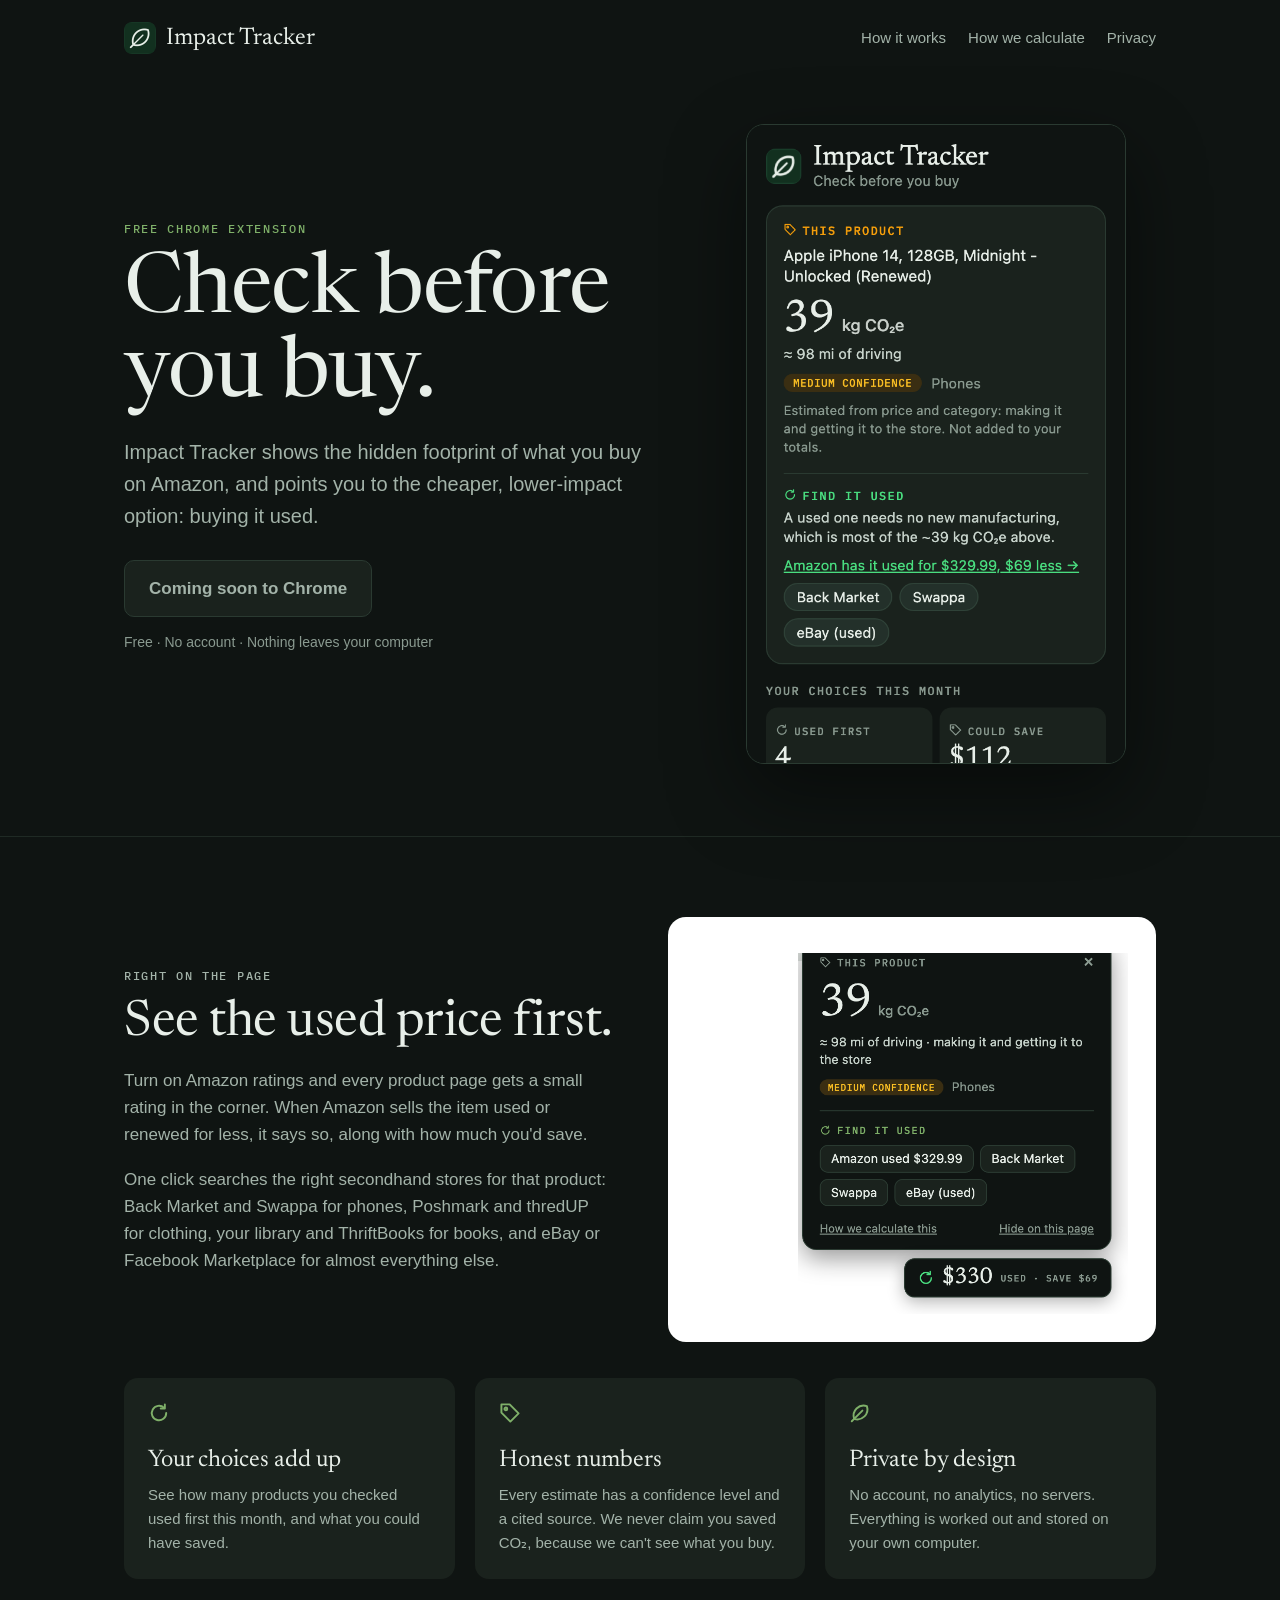
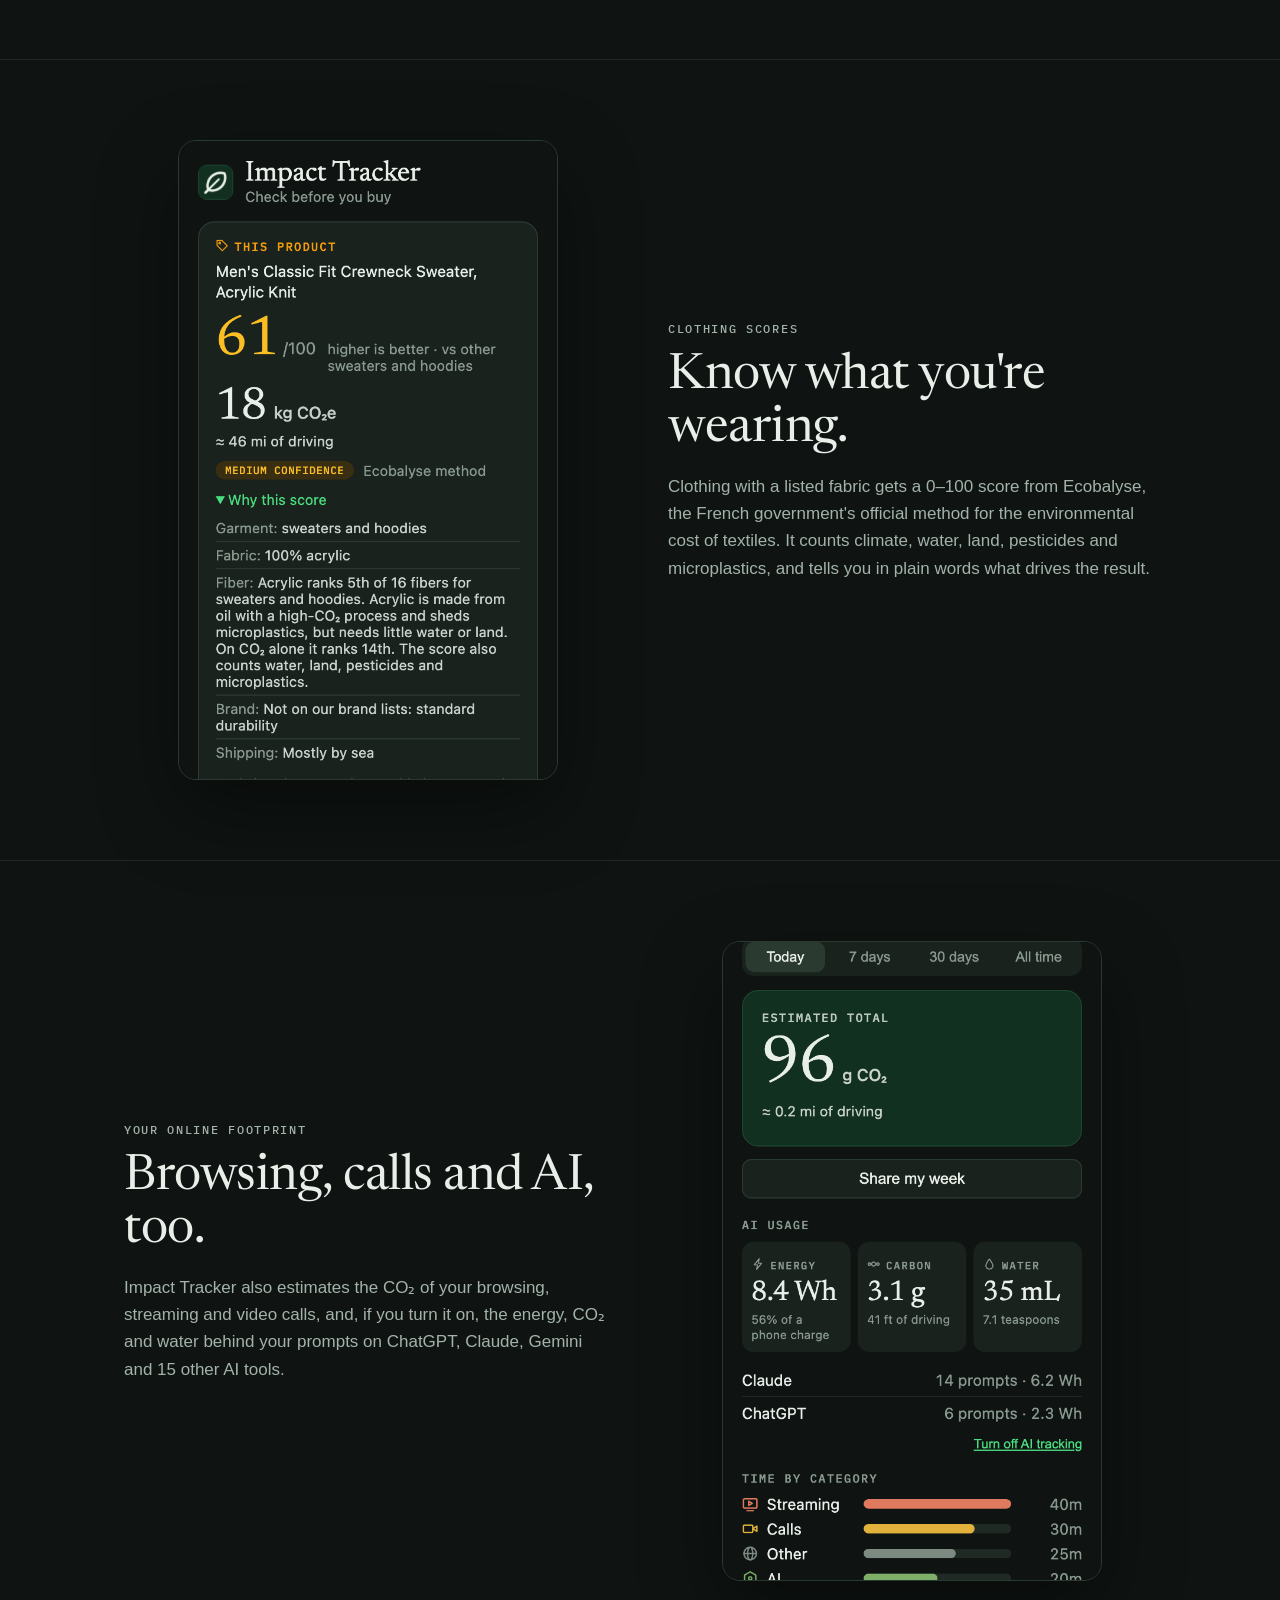
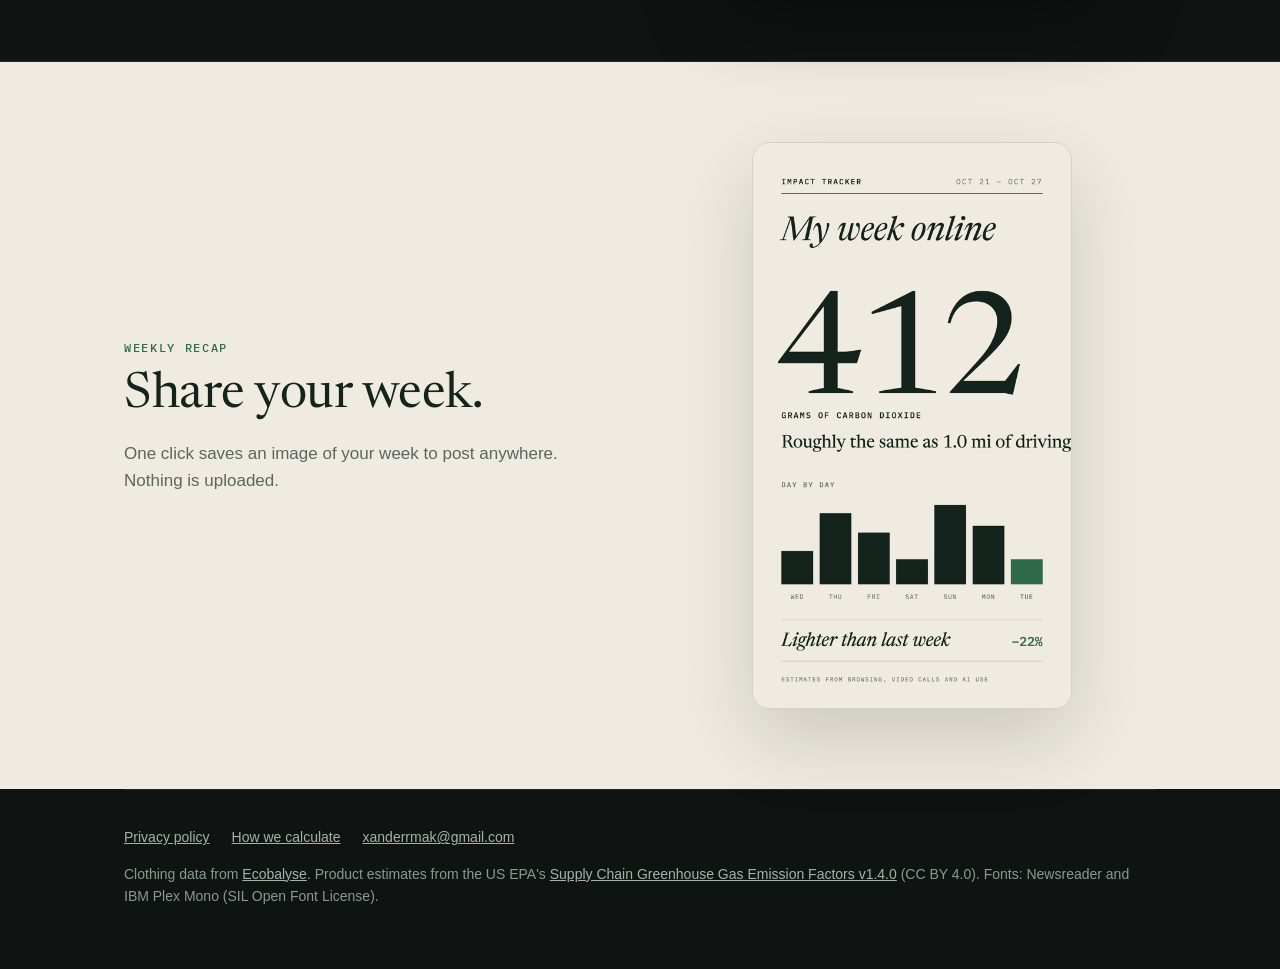
<file: index.html>
<!DOCTYPE html>
<html lang="en">
<head>
<meta charset="utf-8">
<meta name="viewport" content="width=device-width, initial-scale=1">
<title>Impact Tracker: check before you buy</title>
<meta name="description" content="A free Chrome extension that shows the footprint of what you buy on Amazon and finds it cheaper used. Private by design.">
<link rel="icon" href="img/icon.png">
<link rel="stylesheet" href="style.css">
</head>
<body>
<div class="wrap">
  <nav>
    <a class="brand" href="./"><img src="img/icon.png" alt="">Impact Tracker</a>
    <div class="links"><a href="#how">How it works</a><a href="method.html">How we calculate</a><a href="privacy.html">Privacy</a></div>
  </nav>

  <header class="hero">
    <div>
      <p class="label">Free Chrome extension</p>
      <h1>Check before you buy.</h1>
      <p class="lede">Impact Tracker shows the hidden footprint of what you buy on Amazon, and points you to the cheaper, lower-impact option: buying it used.</p>
      <!-- Replace href and remove aria-disabled once the Chrome Web Store listing is live. -->
      <a class="cta" href="#" aria-disabled="true">Coming soon to Chrome</a>
      <p class="fine">Free · No account · Nothing leaves your computer</p>
    </div>
    <div class="shot crop"><img src="img/popup.png" alt="The Impact Tracker popup showing an iPhone's estimated 39 kg CO₂e footprint and cheaper used options"></div>
  </header>
</div>

<section class="band" id="how">
  <div class="wrap split">
    <div>
      <p class="label">Right on the page</p>
      <h2>See the used price first.</h2>
      <p>Turn on Amazon ratings and every product page gets a small rating in the corner. When Amazon sells the item used or renewed for less, it says so, along with how much you'd save.</p>
      <p>One click searches the right secondhand stores for that product: Back Market and Swappa for phones, Poshmark and thredUP for clothing, your library and ThriftBooks for books, and eBay or Facebook Marketplace for almost everything else.</p>
    </div>
    <div class="light"><img src="img/pill.png" alt="The on-page rating: $330 used, save $69, with links to secondhand stores"></div>
  </div>
  <div class="wrap">
    <div class="three">
      <div class="card">
        <svg viewBox="0 0 16 16" fill="none" stroke="currentColor" stroke-width="1.4" stroke-linecap="round" stroke-linejoin="round"><path d="M13.25 8a5.25 5.25 0 1 1-1.54-3.71"/><path d="M12.25 1.75v3h-3"/></svg>
        <h3>Your choices add up</h3>
        <p>See how many products you checked used first this month, and what you could have saved.</p>
      </div>
      <div class="card">
        <svg viewBox="0 0 16 16" fill="none" stroke="currentColor" stroke-width="1.4" stroke-linecap="round" stroke-linejoin="round"><path d="M1.75 1.75h6l6.5 6.5-6 6-6.5-6.5z"/><circle cx="5" cy="5" r="1"/></svg>
        <h3>Honest numbers</h3>
        <p>Every estimate has a confidence level and a cited source. We never claim you saved CO₂, because we can't see what you buy.</p>
      </div>
      <div class="card">
        <svg viewBox="0 0 16 16" fill="none" stroke="currentColor" stroke-width="1.4" stroke-linecap="round" stroke-linejoin="round"><path d="M3.75 12.25A7.3 7.3 0 0 1 13 3A7.3 7.3 0 0 1 3.75 12.25z"/><path d="M3.75 12.25L2 14M3.75 12.25l6-6"/></svg>
        <h3>Private by design</h3>
        <p>No account, no analytics, no servers. Everything is worked out and stored on your own computer.</p>
      </div>
    </div>
  </div>
</section>

<section class="band">
  <div class="wrap split">
    <div class="shot crop" style="max-width:380px;justify-self:center"><img src="img/clothing.png" alt="A sweater scored 61 out of 100, with an explanation of why"></div>
    <div>
      <p class="label">Clothing scores</p>
      <h2>Know what you're wearing.</h2>
      <p>Clothing with a listed fabric gets a 0–100 score from Ecobalyse, the French government's official method for the environmental cost of textiles. It counts climate, water, land, pesticides and microplastics, and tells you in plain words what drives the result.</p>
    </div>
  </div>
</section>

<section class="band">
  <div class="wrap split">
    <div>
      <p class="label">Your online footprint</p>
      <h2>Browsing, calls and AI, too.</h2>
      <p>Impact Tracker also estimates the CO₂ of your browsing, streaming and video calls, and, if you turn it on, the energy, CO₂ and water behind your prompts on ChatGPT, Claude, Gemini and 15 other AI tools.</p>
    </div>
    <div class="shot crop" style="max-width:380px;justify-self:center;--top:.82"><img src="img/footprint.png" alt="Estimated browsing total and AI usage tiles"></div>
  </div>
</section>

<section class="band paper">
  <div class="wrap split">
    <div>
      <p class="label">Weekly recap</p>
      <h2>Share your week.</h2>
      <p>One click saves an image of your week to post anywhere. Nothing is uploaded.</p>
    </div>
    <div class="shot"><img src="img/recap.png" alt="A weekly recap card: 412 grams of carbon dioxide, lighter than last week"></div>
  </div>
</section>

<div class="wrap">
  <footer>
    <div class="row"><a href="privacy.html">Privacy policy</a><a href="method.html">How we calculate</a><a href="mailto:xanderrmak@gmail.com">xanderrmak@gmail.com</a></div>
    <p>Clothing data from <a href="https://ecobalyse.beta.gouv.fr">Ecobalyse</a>. Product estimates from the US EPA's <a href="https://zenodo.org/records/17202747">Supply Chain Greenhouse Gas Emission Factors v1.4.0</a> (CC BY 4.0). Fonts: Newsreader and IBM Plex Mono (SIL Open Font License).</p>
  </footer>
</div>
</body>
</html>
</file>
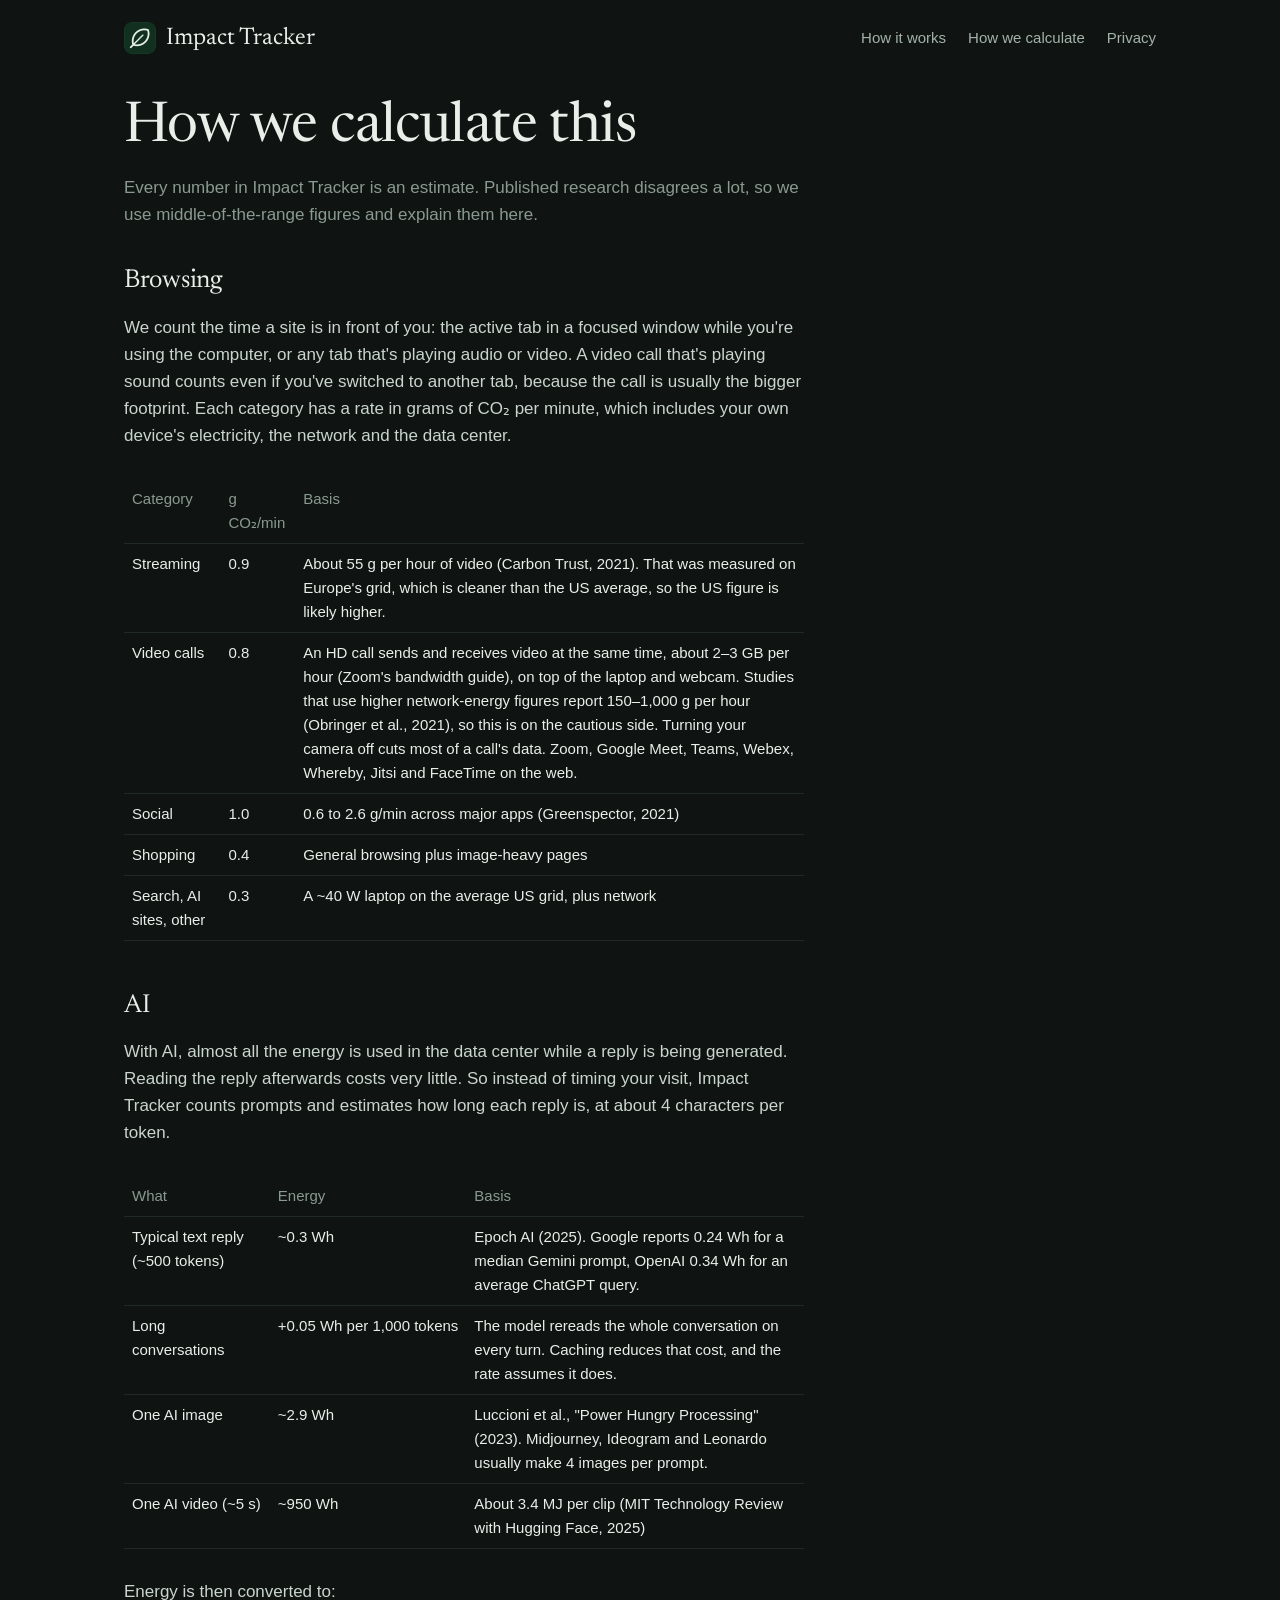
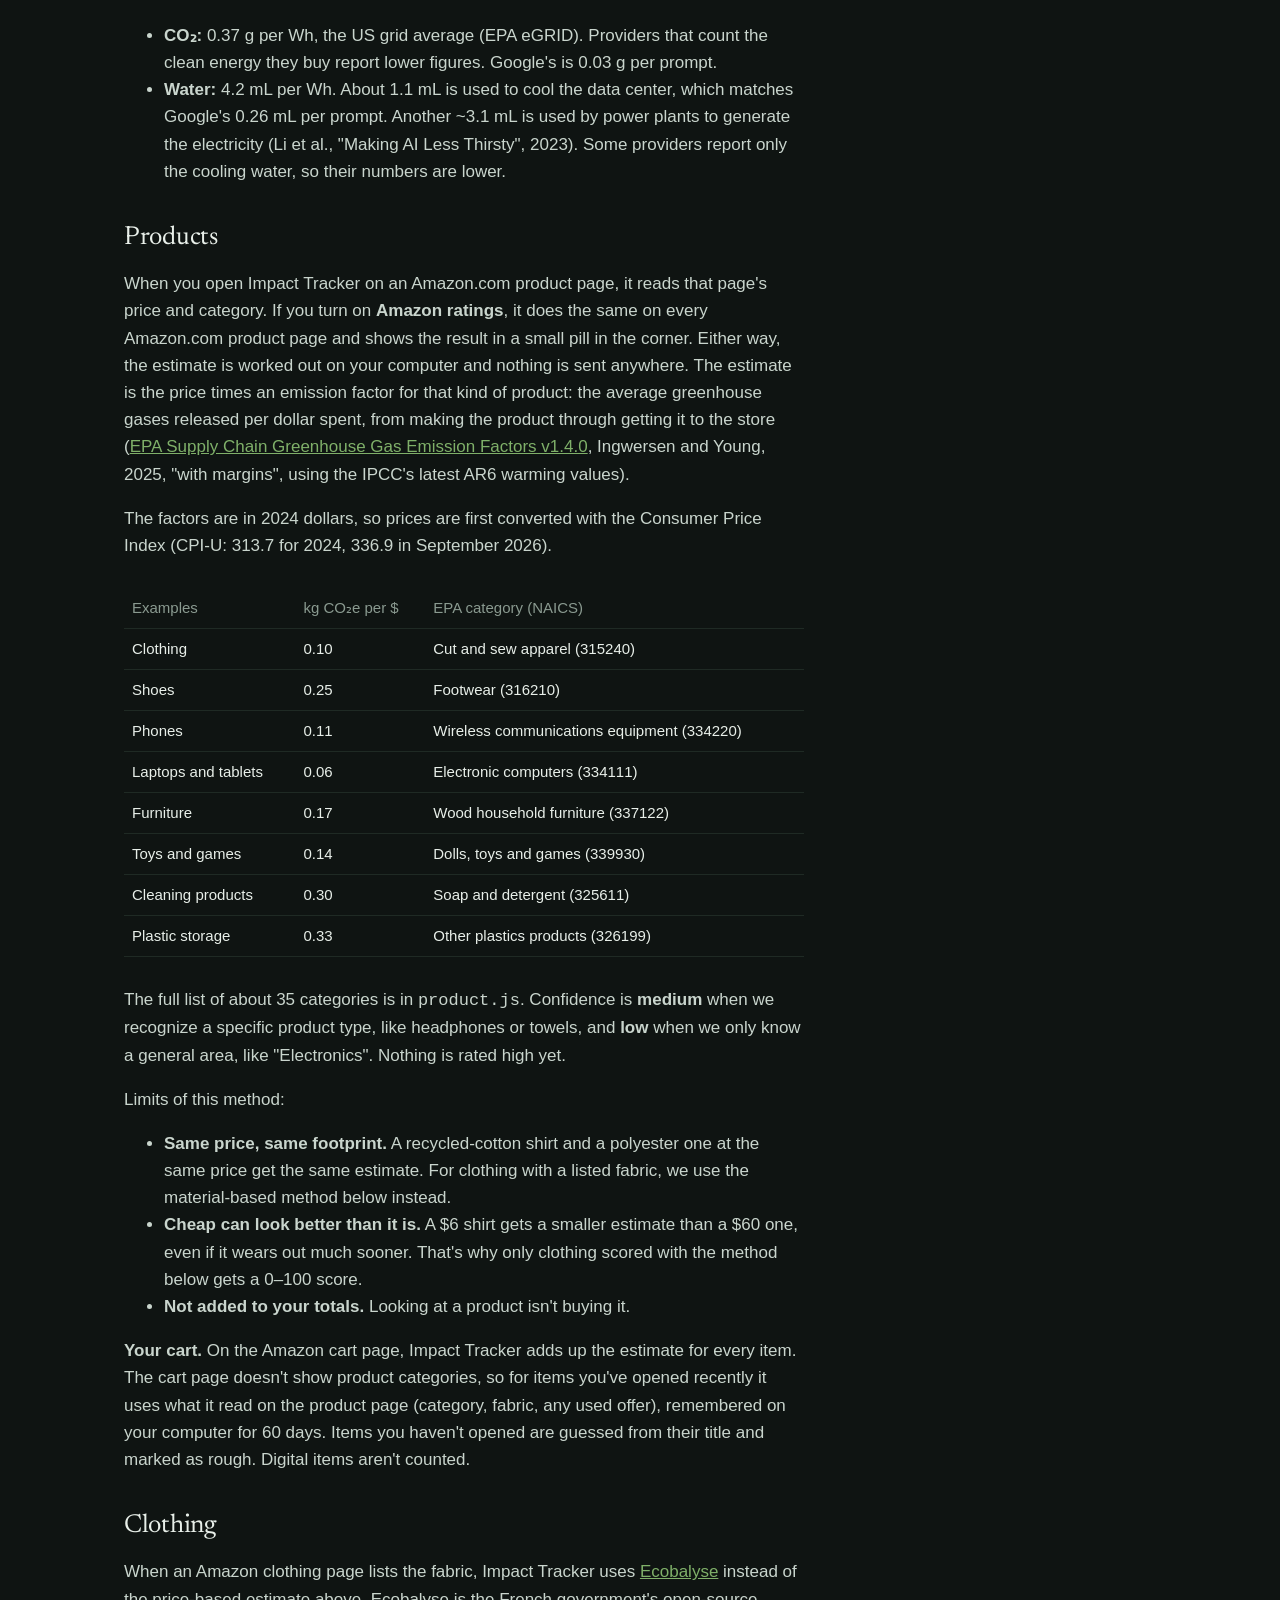
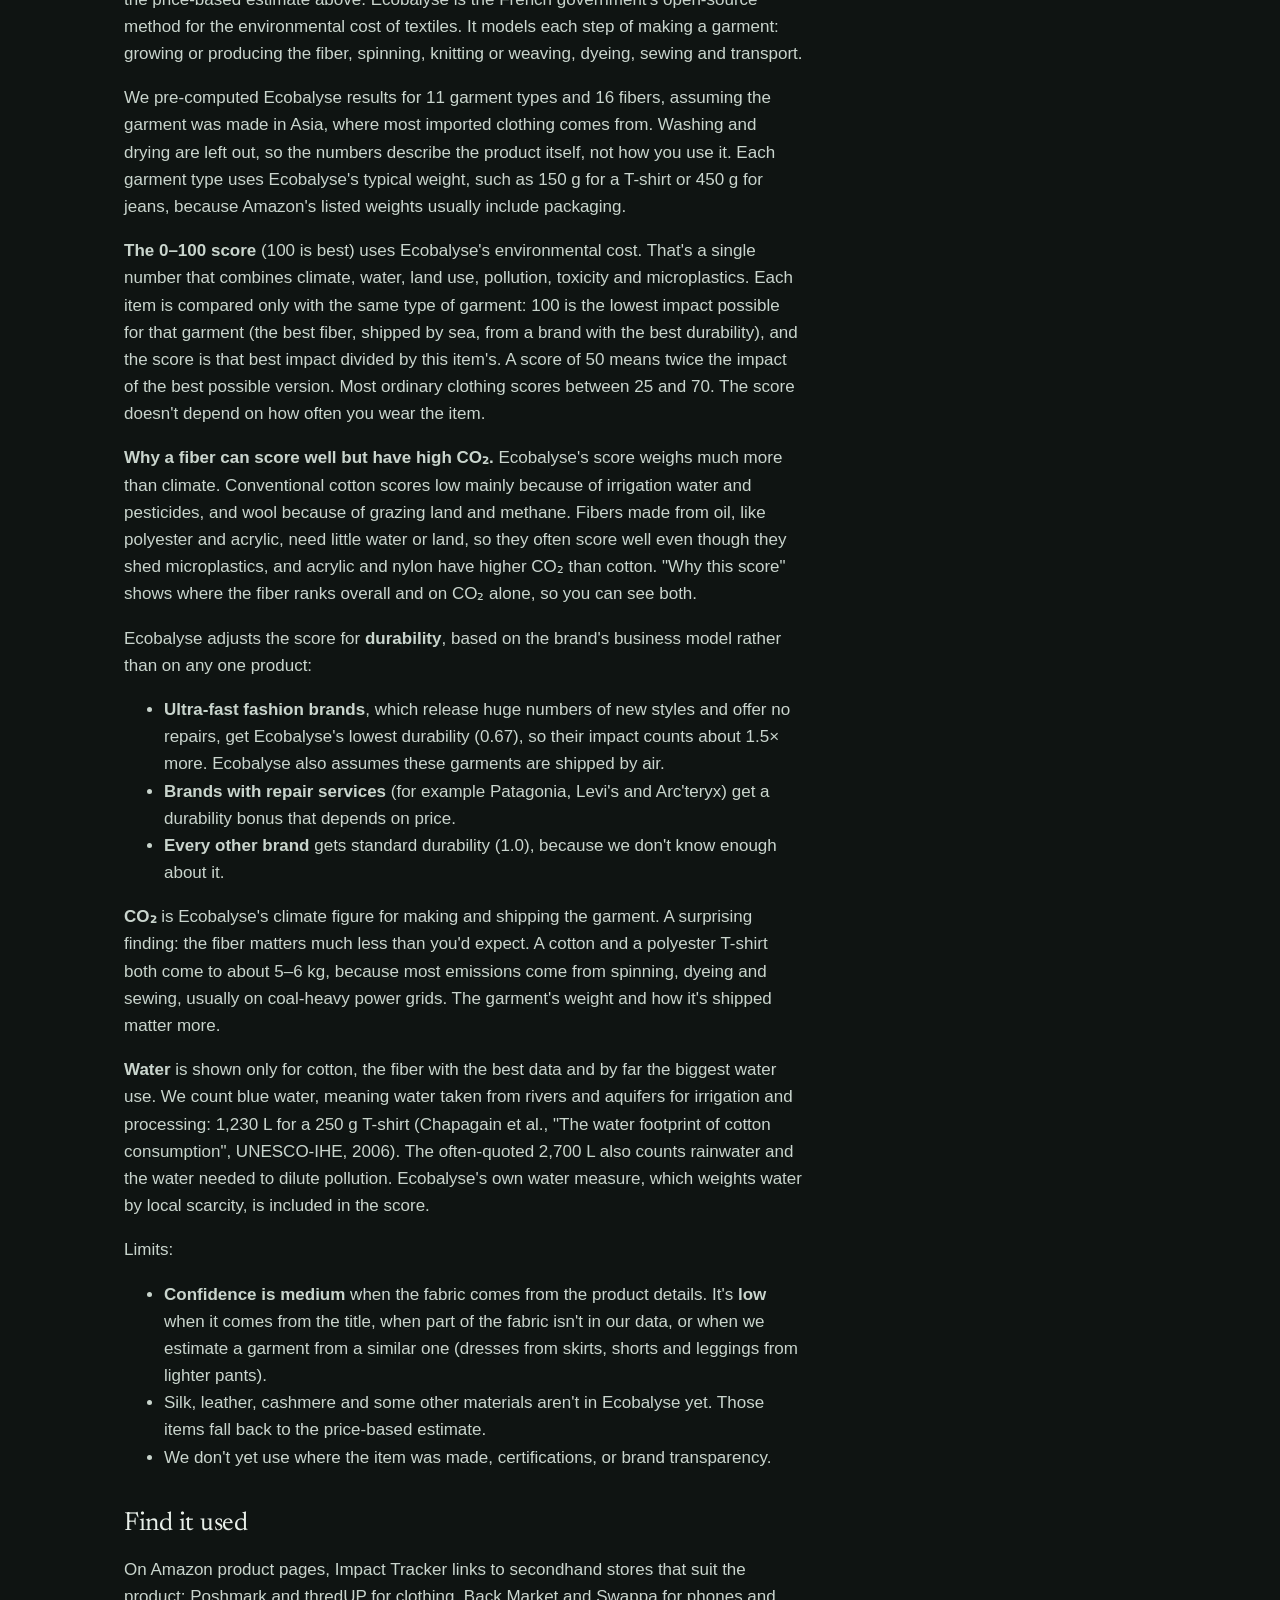
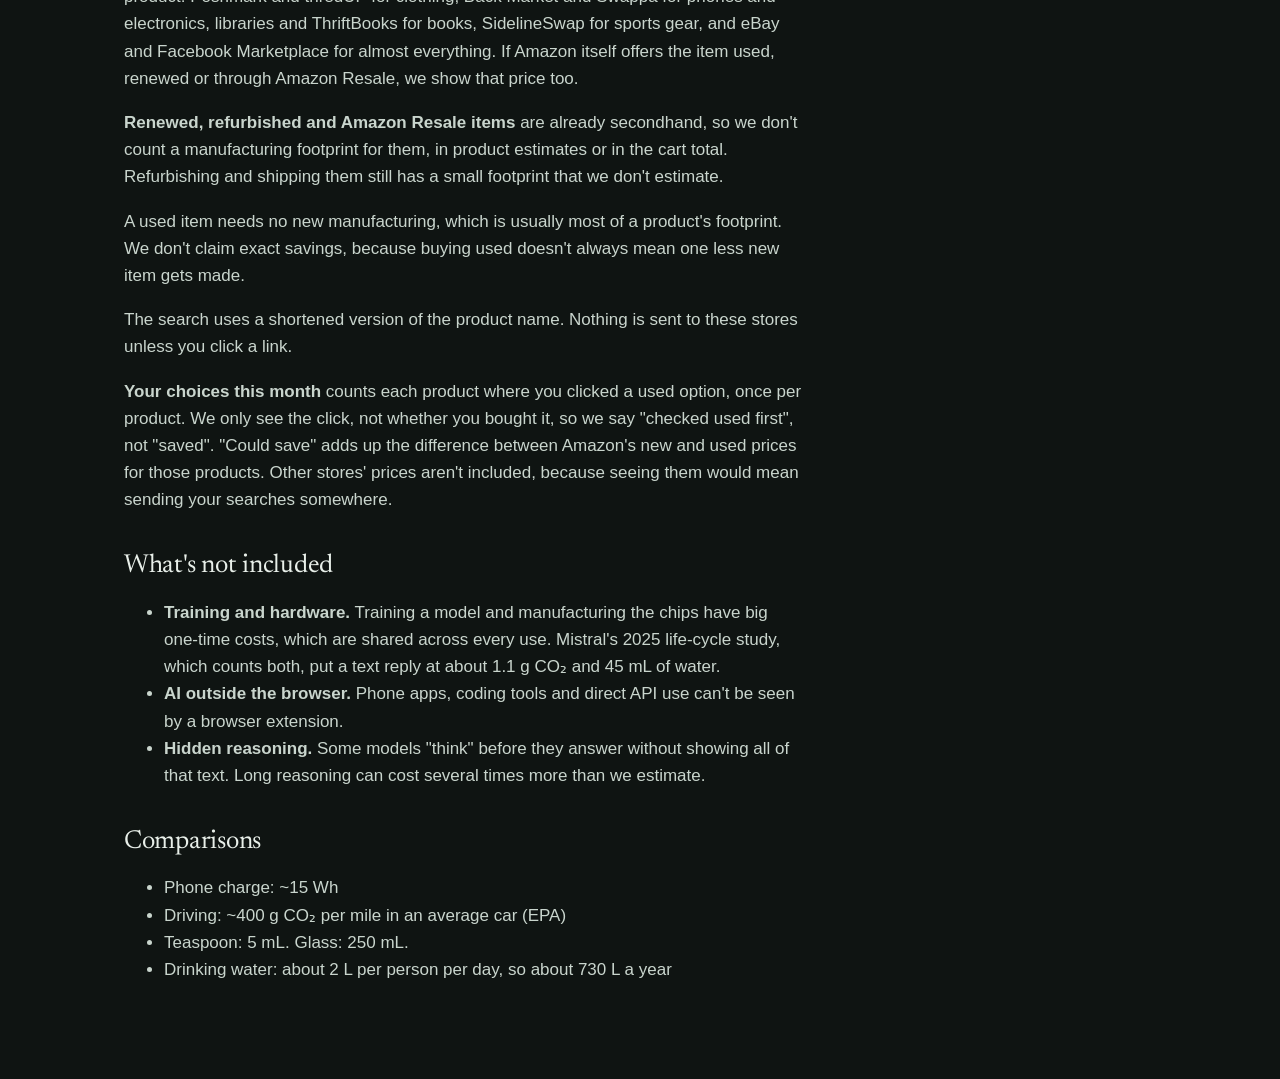
<file: method.html>
<!DOCTYPE html>
<html lang="en">
<head>
<meta charset="utf-8">
<meta name="viewport" content="width=device-width, initial-scale=1">
<title>How we calculate: Impact Tracker</title>
<link rel="icon" href="img/icon.png">
<link rel="stylesheet" href="style.css">
<style>
  .doc table { width: 100%; border-collapse: collapse; margin: 12px 0; font-size: 15px; }
  .doc th, .doc td { text-align: left; padding: 8px; border-bottom: 1px solid var(--line); vertical-align: top; }
  .doc th { color: var(--faint); font-weight: 500; }
  .doc td:nth-child(2) { white-space: nowrap; }
  .doc .table { overflow-x: auto; }
  .doc .sub { color: var(--faint); }
</style>
</head>
<body>
<div class="wrap">
  <nav>
    <a class="brand" href="./"><img src="img/icon.png" alt="">Impact Tracker</a>
    <div class="links"><a href="./#how">How it works</a><a href="method.html">How we calculate</a><a href="privacy.html">Privacy</a></div>
  </nav>
  <main class="doc">
  <h1>How we calculate this</h1>
  <p class="sub">Every number in Impact Tracker is an estimate. Published research disagrees a lot, so we use middle-of-the-range figures and explain them here.</p>

  <h2>Browsing</h2>
  <p>We count the time a site is in front of you: the active tab in a focused window while you're using the computer, or any tab that's playing audio or video. A video call that's playing sound counts even if you've switched to another tab, because the call is usually the bigger footprint. Each category has a rate in grams of CO₂ per minute, which includes your own device's electricity, the network and the data center.</p>
  <div class="table"><table>
    <tr><th>Category</th><th>g CO₂/min</th><th>Basis</th></tr>
    <tr><td>Streaming</td><td>0.9</td><td>About 55 g per hour of video (Carbon Trust, 2021). That was measured on Europe's grid, which is cleaner than the US average, so the US figure is likely higher.</td></tr>
    <tr><td>Video calls</td><td>0.8</td><td>An HD call sends and receives video at the same time, about 2–3 GB per hour (Zoom's bandwidth guide), on top of the laptop and webcam. Studies that use higher network-energy figures report 150–1,000 g per hour (Obringer et al., 2021), so this is on the cautious side. Turning your camera off cuts most of a call's data. Zoom, Google Meet, Teams, Webex, Whereby, Jitsi and FaceTime on the web.</td></tr>
    <tr><td>Social</td><td>1.0</td><td>0.6 to 2.6 g/min across major apps (Greenspector, 2021)</td></tr>
    <tr><td>Shopping</td><td>0.4</td><td>General browsing plus image-heavy pages</td></tr>
    <tr><td>Search, AI sites, other</td><td>0.3</td><td>A ~40 W laptop on the average US grid, plus network</td></tr>
  </table></div>

  <h2>AI</h2>
  <p>With AI, almost all the energy is used in the data center while a reply is being generated. Reading the reply afterwards costs very little. So instead of timing your visit, Impact Tracker counts prompts and estimates how long each reply is, at about 4 characters per token.</p>
  <div class="table"><table>
    <tr><th>What</th><th>Energy</th><th>Basis</th></tr>
    <tr><td>Typical text reply (~500 tokens)</td><td>~0.3 Wh</td><td>Epoch AI (2025). Google reports 0.24 Wh for a median Gemini prompt, OpenAI 0.34 Wh for an average ChatGPT query.</td></tr>
    <tr><td>Long conversations</td><td>+0.05 Wh per 1,000 tokens</td><td>The model rereads the whole conversation on every turn. Caching reduces that cost, and the rate assumes it does.</td></tr>
    <tr><td>One AI image</td><td>~2.9 Wh</td><td>Luccioni et al., "Power Hungry Processing" (2023). Midjourney, Ideogram and Leonardo usually make 4 images per prompt.</td></tr>
    <tr><td>One AI video (~5 s)</td><td>~950 Wh</td><td>About 3.4 MJ per clip (MIT Technology Review with Hugging Face, 2025)</td></tr>
  </table></div>
  <p>Energy is then converted to:</p>
  <ul>
    <li><strong>CO₂:</strong> 0.37 g per Wh, the US grid average (EPA eGRID). Providers that count the clean energy they buy report lower figures. Google's is 0.03 g per prompt.</li>
    <li><strong>Water:</strong> 4.2 mL per Wh. About 1.1 mL is used to cool the data center, which matches Google's 0.26 mL per prompt. Another ~3.1 mL is used by power plants to generate the electricity (Li et al., "Making AI Less Thirsty", 2023). Some providers report only the cooling water, so their numbers are lower.</li>
  </ul>

  <h2>Products</h2>
  <p>When you open Impact Tracker on an Amazon.com product page, it reads that page's price and category. If you turn on <strong>Amazon ratings</strong>, it does the same on every Amazon.com product page and shows the result in a small pill in the corner. Either way, the estimate is worked out on your computer and nothing is sent anywhere. The estimate is the price times an emission factor for that kind of product: the average greenhouse gases released per dollar spent, from making the product through getting it to the store (<a href="https://zenodo.org/records/17202747">EPA Supply Chain Greenhouse Gas Emission Factors v1.4.0</a>, Ingwersen and Young, 2025, "with margins", using the IPCC's latest AR6 warming values).</p>
  <p>The factors are in 2024 dollars, so prices are first converted with the Consumer Price Index (CPI-U: 313.7 for 2024, 336.9 in September 2026).</p>
  <div class="table"><table>
    <tr><th>Examples</th><th>kg CO₂e per $</th><th>EPA category (NAICS)</th></tr>
    <tr><td>Clothing</td><td>0.10</td><td>Cut and sew apparel (315240)</td></tr>
    <tr><td>Shoes</td><td>0.25</td><td>Footwear (316210)</td></tr>
    <tr><td>Phones</td><td>0.11</td><td>Wireless communications equipment (334220)</td></tr>
    <tr><td>Laptops and tablets</td><td>0.06</td><td>Electronic computers (334111)</td></tr>
    <tr><td>Furniture</td><td>0.17</td><td>Wood household furniture (337122)</td></tr>
    <tr><td>Toys and games</td><td>0.14</td><td>Dolls, toys and games (339930)</td></tr>
    <tr><td>Cleaning products</td><td>0.30</td><td>Soap and detergent (325611)</td></tr>
    <tr><td>Plastic storage</td><td>0.33</td><td>Other plastics products (326199)</td></tr>
  </table></div>
  <p>The full list of about 35 categories is in <code>product.js</code>. Confidence is <strong>medium</strong> when we recognize a specific product type, like headphones or towels, and <strong>low</strong> when we only know a general area, like "Electronics". Nothing is rated high yet.</p>
  <p>Limits of this method:</p>
  <ul>
    <li><strong>Same price, same footprint.</strong> A recycled-cotton shirt and a polyester one at the same price get the same estimate. For clothing with a listed fabric, we use the material-based method below instead.</li>
    <li><strong>Cheap can look better than it is.</strong> A $6 shirt gets a smaller estimate than a $60 one, even if it wears out much sooner. That's why only clothing scored with the method below gets a 0–100 score.</li>
    <li><strong>Not added to your totals.</strong> Looking at a product isn't buying it.</li>
  </ul>

  <p><strong>Your cart.</strong> On the Amazon cart page, Impact Tracker adds up the estimate for every item. The cart page doesn't show product categories, so for items you've opened recently it uses what it read on the product page (category, fabric, any used offer), remembered on your computer for 60 days. Items you haven't opened are guessed from their title and marked as rough. Digital items aren't counted.</p>

  <h2>Clothing</h2>
  <p>When an Amazon clothing page lists the fabric, Impact Tracker uses <a href="https://ecobalyse.beta.gouv.fr">Ecobalyse</a> instead of the price-based estimate above. Ecobalyse is the French government's open-source method for the environmental cost of textiles. It models each step of making a garment: growing or producing the fiber, spinning, knitting or weaving, dyeing, sewing and transport.</p>
  <p>We pre-computed Ecobalyse results for 11 garment types and 16 fibers, assuming the garment was made in Asia, where most imported clothing comes from. Washing and drying are left out, so the numbers describe the product itself, not how you use it. Each garment type uses Ecobalyse's typical weight, such as 150 g for a T-shirt or 450 g for jeans, because Amazon's listed weights usually include packaging.</p>

  <p><strong>The 0–100 score</strong> (100 is best) uses Ecobalyse's environmental cost. That's a single number that combines climate, water, land use, pollution, toxicity and microplastics. Each item is compared only with the same type of garment: 100 is the lowest impact possible for that garment (the best fiber, shipped by sea, from a brand with the best durability), and the score is that best impact divided by this item's. A score of 50 means twice the impact of the best possible version. Most ordinary clothing scores between 25 and 70. The score doesn't depend on how often you wear the item.</p>
  <p><strong>Why a fiber can score well but have high CO₂.</strong> Ecobalyse's score weighs much more than climate. Conventional cotton scores low mainly because of irrigation water and pesticides, and wool because of grazing land and methane. Fibers made from oil, like polyester and acrylic, need little water or land, so they often score well even though they shed microplastics, and acrylic and nylon have higher CO₂ than cotton. "Why this score" shows where the fiber ranks overall and on CO₂ alone, so you can see both.</p>
  <p>Ecobalyse adjusts the score for <strong>durability</strong>, based on the brand's business model rather than on any one product:</p>
  <ul>
    <li><strong>Ultra-fast fashion brands</strong>, which release huge numbers of new styles and offer no repairs, get Ecobalyse's lowest durability (0.67), so their impact counts about 1.5× more. Ecobalyse also assumes these garments are shipped by air.</li>
    <li><strong>Brands with repair services</strong> (for example Patagonia, Levi's and Arc'teryx) get a durability bonus that depends on price.</li>
    <li><strong>Every other brand</strong> gets standard durability (1.0), because we don't know enough about it.</li>
  </ul>

  <p><strong>CO₂</strong> is Ecobalyse's climate figure for making and shipping the garment. A surprising finding: the fiber matters much less than you'd expect. A cotton and a polyester T-shirt both come to about 5–6 kg, because most emissions come from spinning, dyeing and sewing, usually on coal-heavy power grids. The garment's weight and how it's shipped matter more.</p>
  <p><strong>Water</strong> is shown only for cotton, the fiber with the best data and by far the biggest water use. We count blue water, meaning water taken from rivers and aquifers for irrigation and processing: 1,230 L for a 250 g T-shirt (Chapagain et al., "The water footprint of cotton consumption", UNESCO-IHE, 2006). The often-quoted 2,700 L also counts rainwater and the water needed to dilute pollution. Ecobalyse's own water measure, which weights water by local scarcity, is included in the score.</p>
  <p>Limits:</p>
  <ul>
    <li><strong>Confidence is medium</strong> when the fabric comes from the product details. It's <strong>low</strong> when it comes from the title, when part of the fabric isn't in our data, or when we estimate a garment from a similar one (dresses from skirts, shorts and leggings from lighter pants).</li>
    <li>Silk, leather, cashmere and some other materials aren't in Ecobalyse yet. Those items fall back to the price-based estimate.</li>
    <li>We don't yet use where the item was made, certifications, or brand transparency.</li>
  </ul>

  <h2>Find it used</h2>
  <p>On Amazon product pages, Impact Tracker links to secondhand stores that suit the product: Poshmark and thredUP for clothing, Back Market and Swappa for phones and electronics, libraries and ThriftBooks for books, SidelineSwap for sports gear, and eBay and Facebook Marketplace for almost everything. If Amazon itself offers the item used, renewed or through Amazon Resale, we show that price too.</p>
  <p><strong>Renewed, refurbished and Amazon Resale items</strong> are already secondhand, so we don't count a manufacturing footprint for them, in product estimates or in the cart total. Refurbishing and shipping them still has a small footprint that we don't estimate.</p>
  <p>A used item needs no new manufacturing, which is usually most of a product's footprint. We don't claim exact savings, because buying used doesn't always mean one less new item gets made.</p>
  <p>The search uses a shortened version of the product name. Nothing is sent to these stores unless you click a link.</p>
  <p><strong>Your choices this month</strong> counts each product where you clicked a used option, once per product. We only see the click, not whether you bought it, so we say "checked used first", not "saved". "Could save" adds up the difference between Amazon's new and used prices for those products. Other stores' prices aren't included, because seeing them would mean sending your searches somewhere.</p>

  <h2>What's not included</h2>
  <ul>
    <li><strong>Training and hardware.</strong> Training a model and manufacturing the chips have big one-time costs, which are shared across every use. Mistral's 2025 life-cycle study, which counts both, put a text reply at about 1.1 g CO₂ and 45 mL of water.</li>
    <li><strong>AI outside the browser.</strong> Phone apps, coding tools and direct API use can't be seen by a browser extension.</li>
    <li><strong>Hidden reasoning.</strong> Some models "think" before they answer without showing all of that text. Long reasoning can cost several times more than we estimate.</li>
  </ul>

  <h2>Comparisons</h2>
  <ul>
    <li>Phone charge: ~15 Wh</li>
    <li>Driving: ~400 g CO₂ per mile in an average car (EPA)</li>
    <li>Teaspoon: 5 mL. Glass: 250 mL.</li>
    <li>Drinking water: about 2 L per person per day, so about 730 L a year</li>
  </ul>
  </main>
</div>
</body>
</html>
</file>
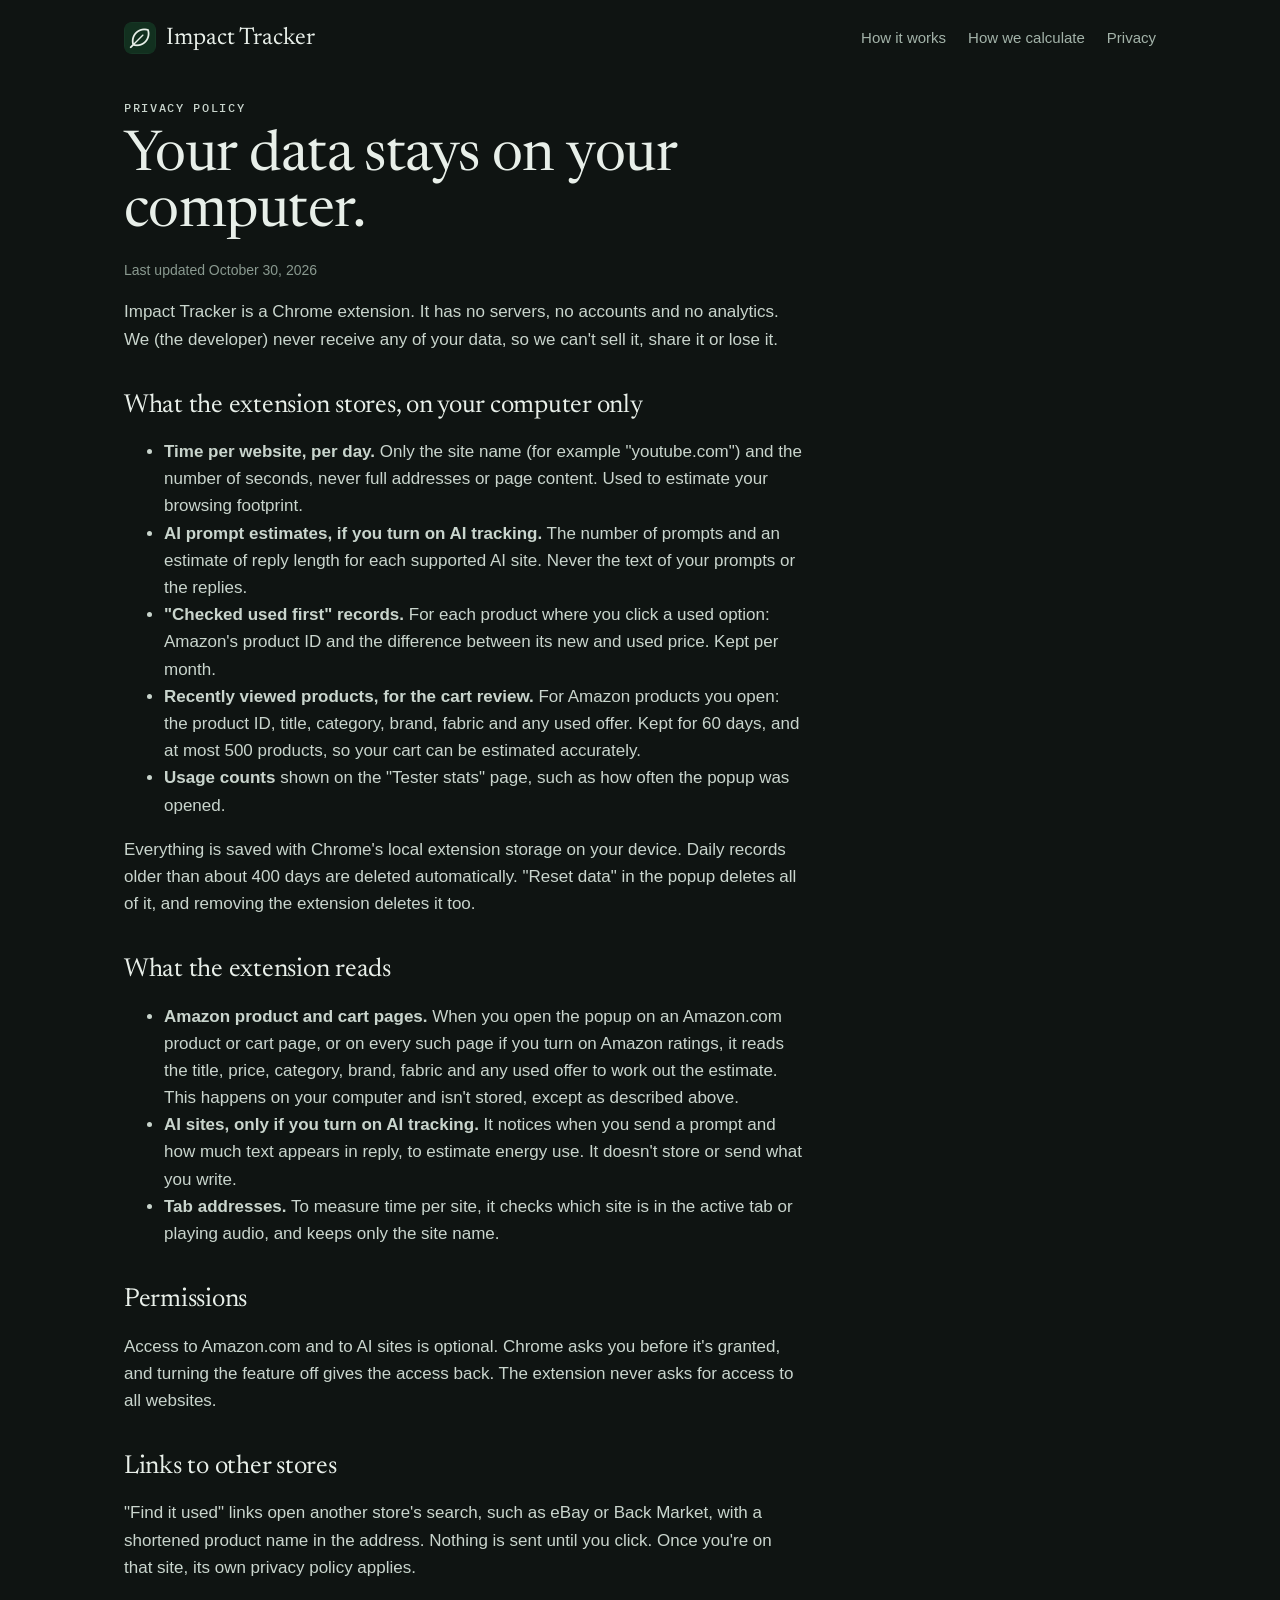
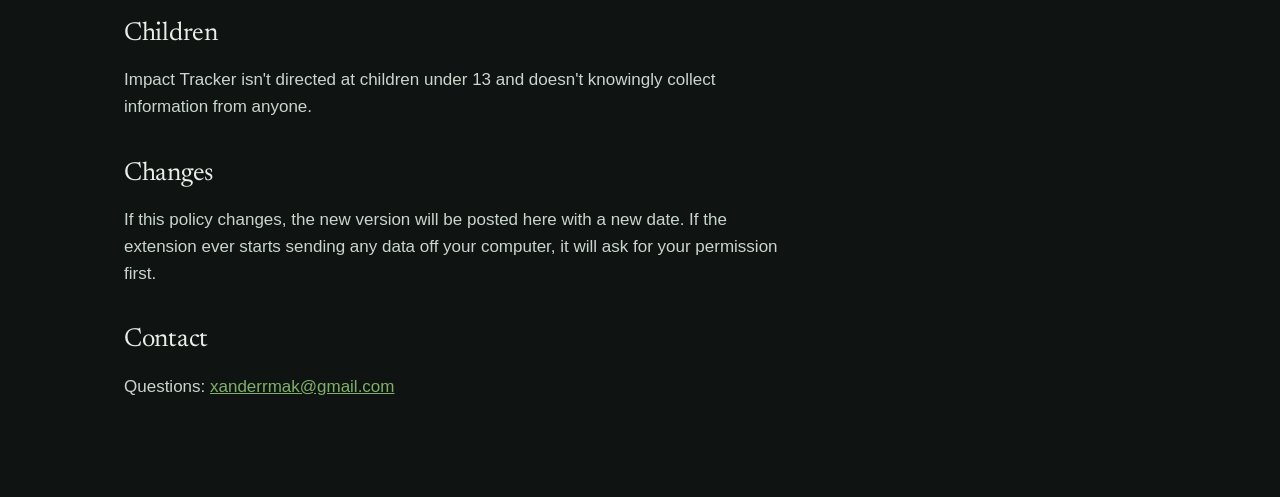
<file: privacy.html>
<!DOCTYPE html>
<html lang="en">
<head>
<meta charset="utf-8">
<meta name="viewport" content="width=device-width, initial-scale=1">
<title>Privacy policy: Impact Tracker</title>
<link rel="icon" href="img/icon.png">
<link rel="stylesheet" href="style.css">
</head>
<body>
<div class="wrap">
  <nav>
    <a class="brand" href="./"><img src="img/icon.png" alt="">Impact Tracker</a>
    <div class="links"><a href="./#how">How it works</a><a href="method.html">How we calculate</a><a href="privacy.html">Privacy</a></div>
  </nav>

  <main class="doc">
    <p class="label">Privacy policy</p>
    <h1>Your data stays on your computer.</h1>
    <p class="updated">Last updated October 30, 2026</p>

    <p>Impact Tracker is a Chrome extension. It has no servers, no accounts and no analytics. We (the developer) never receive any of your data, so we can't sell it, share it or lose it.</p>

    <h2>What the extension stores, on your computer only</h2>
    <ul>
      <li><strong>Time per website, per day.</strong> Only the site name (for example "youtube.com") and the number of seconds, never full addresses or page content. Used to estimate your browsing footprint.</li>
      <li><strong>AI prompt estimates, if you turn on AI tracking.</strong> The number of prompts and an estimate of reply length for each supported AI site. Never the text of your prompts or the replies.</li>
      <li><strong>"Checked used first" records.</strong> For each product where you click a used option: Amazon's product ID and the difference between its new and used price. Kept per month.</li>
      <li><strong>Recently viewed products, for the cart review.</strong> For Amazon products you open: the product ID, title, category, brand, fabric and any used offer. Kept for 60 days, and at most 500 products, so your cart can be estimated accurately.</li>
      <li><strong>Usage counts</strong> shown on the "Tester stats" page, such as how often the popup was opened.</li>
    </ul>
    <p>Everything is saved with Chrome's local extension storage on your device. Daily records older than about 400 days are deleted automatically. "Reset data" in the popup deletes all of it, and removing the extension deletes it too.</p>

    <h2>What the extension reads</h2>
    <ul>
      <li><strong>Amazon product and cart pages.</strong> When you open the popup on an Amazon.com product or cart page, or on every such page if you turn on Amazon ratings, it reads the title, price, category, brand, fabric and any used offer to work out the estimate. This happens on your computer and isn't stored, except as described above.</li>
      <li><strong>AI sites, only if you turn on AI tracking.</strong> It notices when you send a prompt and how much text appears in reply, to estimate energy use. It doesn't store or send what you write.</li>
      <li><strong>Tab addresses.</strong> To measure time per site, it checks which site is in the active tab or playing audio, and keeps only the site name.</li>
    </ul>

    <h2>Permissions</h2>
    <p>Access to Amazon.com and to AI sites is optional. Chrome asks you before it's granted, and turning the feature off gives the access back. The extension never asks for access to all websites.</p>

    <h2>Links to other stores</h2>
    <p>"Find it used" links open another store's search, such as eBay or Back Market, with a shortened product name in the address. Nothing is sent until you click. Once you're on that site, its own privacy policy applies.</p>

    <h2>Children</h2>
    <p>Impact Tracker isn't directed at children under 13 and doesn't knowingly collect information from anyone.</p>

    <h2>Changes</h2>
    <p>If this policy changes, the new version will be posted here with a new date. If the extension ever starts sending any data off your computer, it will ask for your permission first.</p>

    <h2>Contact</h2>
    <p>Questions: <a href="mailto:xanderrmak@gmail.com">xanderrmak@gmail.com</a></p>
  </main>
</div>
</body>
</html>
</file>
<file: style.css>
@font-face { font-family: "Newsreader"; src: url(fonts/Newsreader.ttf); font-weight: 200 800; font-display: swap; }
@font-face { font-family: "Plex Mono"; src: url(fonts/IBMPlexMono-Medium.ttf); font-weight: 500; font-display: swap; }

:root {
  --bg: #0f1412; --panel: #1a221d; --line: #1f2a24; --text: #e8efe9; --muted: #a3b3a9; --faint: #8a9a90;
  --green: #7fb069; --deep: #12301f; --paper: #efebe1; --ink: #14231b;
  --serif: "Newsreader", Georgia, serif; --mono: "Plex Mono", Menlo, monospace;
  color-scheme: dark;
}
* { box-sizing: border-box; }
body { margin: 0; background: var(--bg); color: var(--text);
       font: 17px/1.6 -apple-system, BlinkMacSystemFont, "Segoe UI", sans-serif; }
img { max-width: 100%; display: block; }
a { color: var(--green); }
.wrap { max-width: 1080px; margin: 0 auto; padding-inline: 24px; }

nav { display: flex; align-items: center; justify-content: space-between; gap: 16px; padding-block: 22px; }
.brand { white-space: nowrap; display: flex; align-items: center; gap: 10px; color: var(--text); text-decoration: none;
         font: 24px/1 var(--serif); }
.brand img { width: 32px; border-radius: 8px; }
nav .links { display: flex; gap: 22px; font-size: 15px; }
nav .links a { color: var(--muted); text-decoration: none; }
nav .links a:hover { color: var(--text); }

.label { font: 500 12px var(--mono); letter-spacing: .14em; text-transform: uppercase; color: var(--green); margin: 0 0 14px; }
h1, h2 { font-family: var(--serif); font-weight: 400; letter-spacing: -.01em; margin: 0 0 18px; }
h1 { font-size: clamp(48px, 8vw, 84px); line-height: 1; }
h2 { font-size: clamp(34px, 5vw, 50px); line-height: 1.05; }
.lede { font-size: 20px; color: var(--muted); max-width: 30em; margin: 0 0 28px; }

.hero { display: grid; grid-template-columns: 1.1fr .9fr; gap: 56px; align-items: center; padding-block: 48px 72px; }
.cta { display: inline-block; background: #2f6b4a; color: #fff; text-decoration: none; font-weight: 600;
       padding: 14px 24px; border-radius: 10px; }
.cta:hover { background: #377d57; }
.cta[aria-disabled="true"] { background: var(--panel); color: var(--muted); border: 1px solid #2a3a31; }
.fine { font-size: 14px; color: var(--faint); margin-top: 14px; }
.shot { border: 1px solid #2a3a31; border-radius: 18px; overflow: hidden; box-shadow: 0 30px 80px rgba(0,0,0,.45); }
.hero .shot { max-width: 380px; justify-self: center; }
.hero > *, .split > * { min-width: 0; }
/* Popup captures are full-length; show a window of them. --top is a share of the image width. */
.crop { aspect-ratio: 380 / 640; }
.crop img { width: 100%; margin-top: calc(var(--top, 0) * -100%); }

section.band { padding-block: 80px; border-top: 1px solid var(--line); }
.split { display: grid; grid-template-columns: 1fr 1fr; gap: 56px; align-items: center; }
.split p { color: var(--muted); }
.light { background: #fff; border-radius: 18px; padding: 36px 28px 28px; }
.light img { max-width: 330px; margin-left: auto; }

.three { display: grid; grid-template-columns: repeat(3, 1fr); gap: 20px; margin-top: 36px; }
.card { background: var(--panel); border-radius: 14px; padding: 24px; }
.card svg { width: 22px; height: 22px; color: var(--green); margin-bottom: 14px; }
.card h3 { font: 400 24px/1.2 var(--serif); margin: 0 0 8px; }
.card p { margin: 0; font-size: 15px; color: var(--muted); }

.paper { background: var(--paper); color: var(--ink); }
.paper .label { color: #2f6b4a; }
.paper p { color: #5b665e; }
.paper .shot { border-color: #d6d1c4; box-shadow: 0 30px 80px rgba(0,0,0,.15); max-width: 320px; justify-self: center; }

footer { border-top: 1px solid var(--line); padding-block: 36px 48px; font-size: 14px; color: var(--faint); }
footer .row { display: flex; flex-wrap: wrap; gap: 8px 22px; margin-bottom: 14px; }
footer a { color: var(--muted); }

/* Text pages (privacy) */
.doc { max-width: 680px; padding-block: 24px 80px; }
.doc h1 { font-size: clamp(40px, 6vw, 56px); }
.doc h2 { font-size: 26px; margin-top: 40px; }
.doc p, .doc li { color: #c9d5cd; }
.doc .updated { color: var(--faint); font-size: 14px; }

@media (max-width: 800px) {
  .hero, .split { grid-template-columns: 1fr; gap: 36px; }
  .three { grid-template-columns: 1fr; }
  nav .links { gap: 14px; font-size: 14px; }
  nav .links a:first-child { display: none; }
  .light img { margin-inline: auto; }
}
@media (max-width: 480px) {
  nav .links a:nth-child(2) { display: none; }
}
</file>
